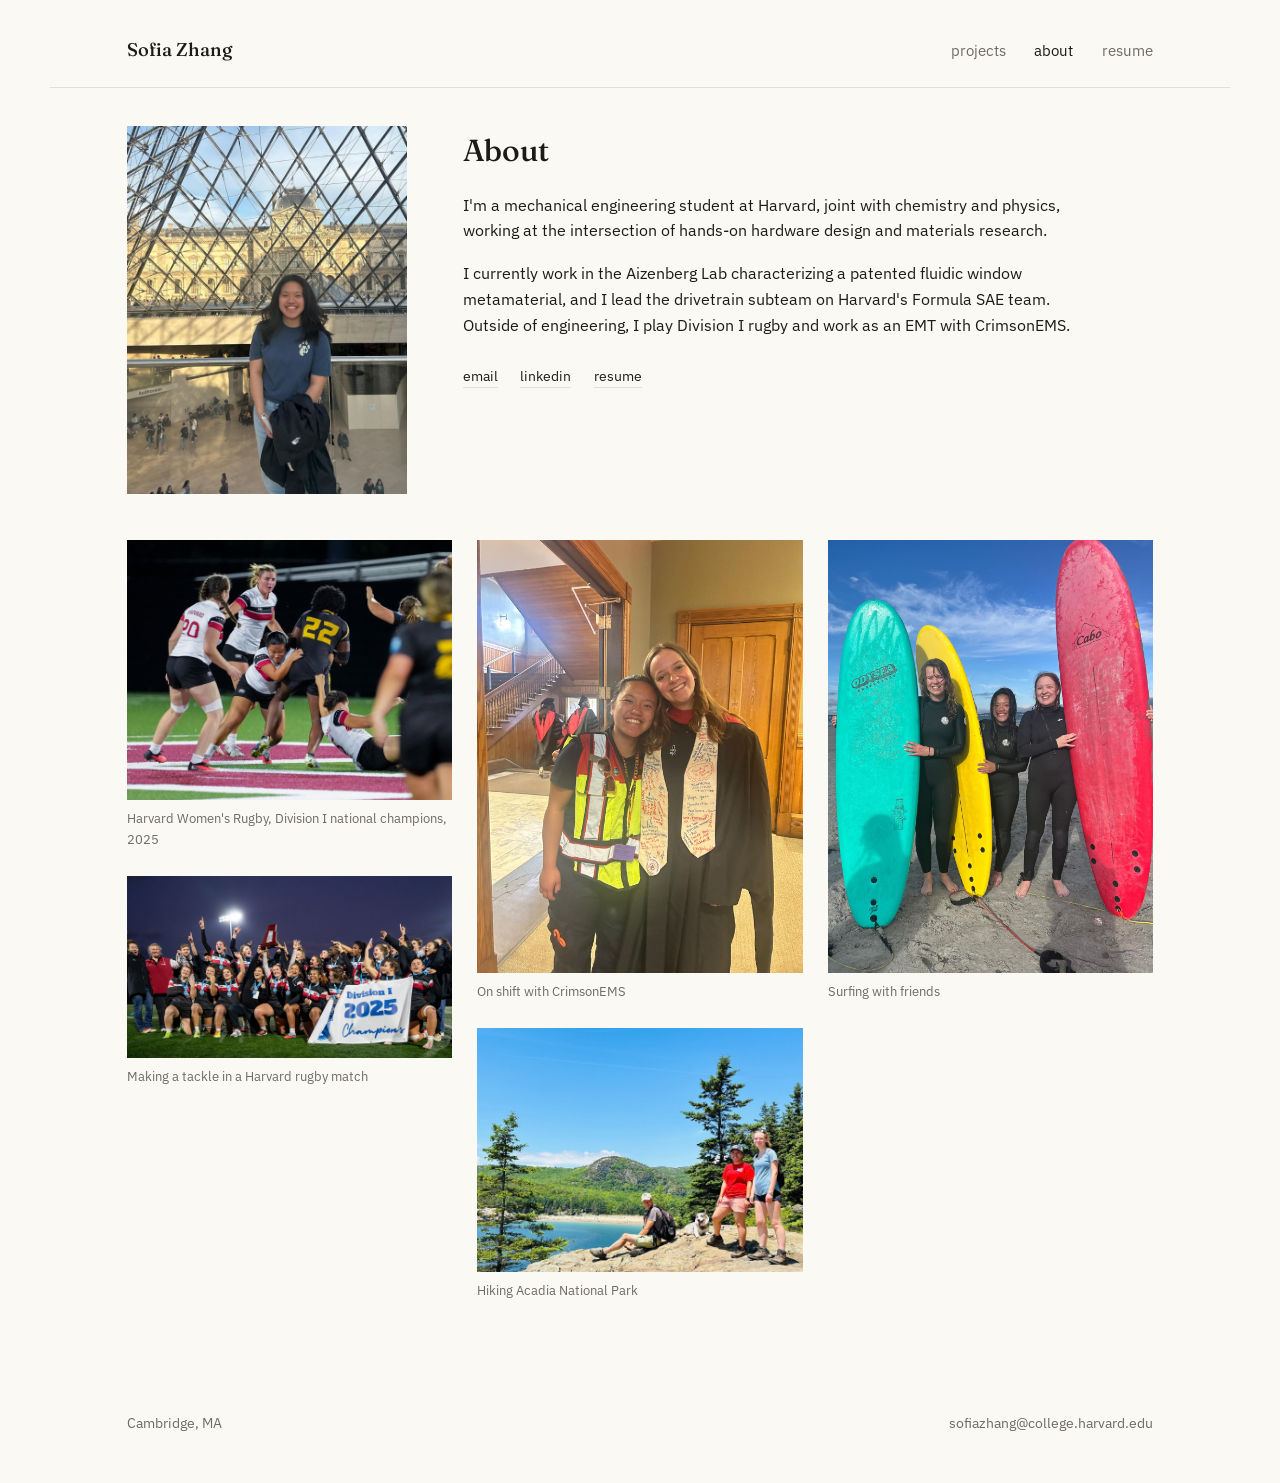
<file: about.html>
<!DOCTYPE html>
<html lang="en">
<head>
<meta charset="UTF-8">
<meta name="viewport" content="width=device-width, initial-scale=1.0">
<title>Sofia Zhang: about</title>
<link rel="stylesheet" href="assets/css/style.css">
</head>
<body>

<nav class="site-nav">
  <a class="name" href="index.html">Sofia Zhang</a>
  <div class="links">
    <a href="index.html">projects</a>
    <a href="about.html" class="active">about</a>
    <a href="resume.html">resume</a>
  </div>
</nav>

<main>
  <div class="about-layout">
    <div class="portrait">
      <img src="assets/media/portrait.jpg" alt="Portrait of Sofia Zhang">
    </div>
    <div class="about-body">
      <h1>About</h1>
      <p>
        I'm a mechanical engineering student at Harvard, joint with chemistry and physics,
        working at the intersection of hands-on hardware design and materials research.
        <!-- Replace this paragraph with your own bio. -->
      </p>
      <p>
        I currently work in the Aizenberg Lab characterizing a patented fluidic window
        metamaterial, and I lead the drivetrain subteam on Harvard's Formula SAE team.
        Outside of engineering, I play Division I rugby and work as an EMT with CrimsonEMS.
        <!-- Replace this paragraph too, or add more. -->
      </p>
      <div class="about-links">
        <a href="mailto:sofiazhang@college.harvard.edu">email</a>
        <a href="https://www.linkedin.com/in/sofzhang" target="_blank" rel="noopener">linkedin</a>
        <a href="resume.html">resume</a>
      </div>
    </div>
  </div>

  <div class="life-strip">
    <div class="life-photo">
      <img src="assets/media/sofia_rugby_2.jpg" alt="Sofia celebrating with her Harvard rugby teammates">
      <p>Harvard Women's Rugby, Division I national champions, 2025</p>
    </div>
    <div class="life-photo">
      <img src="assets/media/sofia_rugby_1.jpg" alt="Sofia tackling an opponent during a rugby match">
      <p>Making a tackle in a Harvard rugby match</p>
    </div>
    <div class="life-photo">
      <img src="assets/media/sofia_emt.jpg" alt="Sofia in CrimsonEMS gear with a friend at graduation">
      <p>On shift with CrimsonEMS</p>
    </div>
    <div class="life-photo">
      <img src="assets/media/sofia_hike.jpg" alt="Sofia hiking with family and a dog overlooking a coastline">
      <p>Hiking Acadia National Park</p>
    </div>
    <div class="life-photo">
      <img src="assets/media/sofia_surf.jpg" alt="Sofia surfing with friends, holding surfboards on the beach">
      <p>Surfing with friends</p>
    </div>
  </div>
</main>

<footer class="site-footer">
  <span>Cambridge, MA</span>
  <a href="mailto:sofiazhang@college.harvard.edu">sofiazhang@college.harvard.edu</a>
</footer>

</body>
</html>
</file>
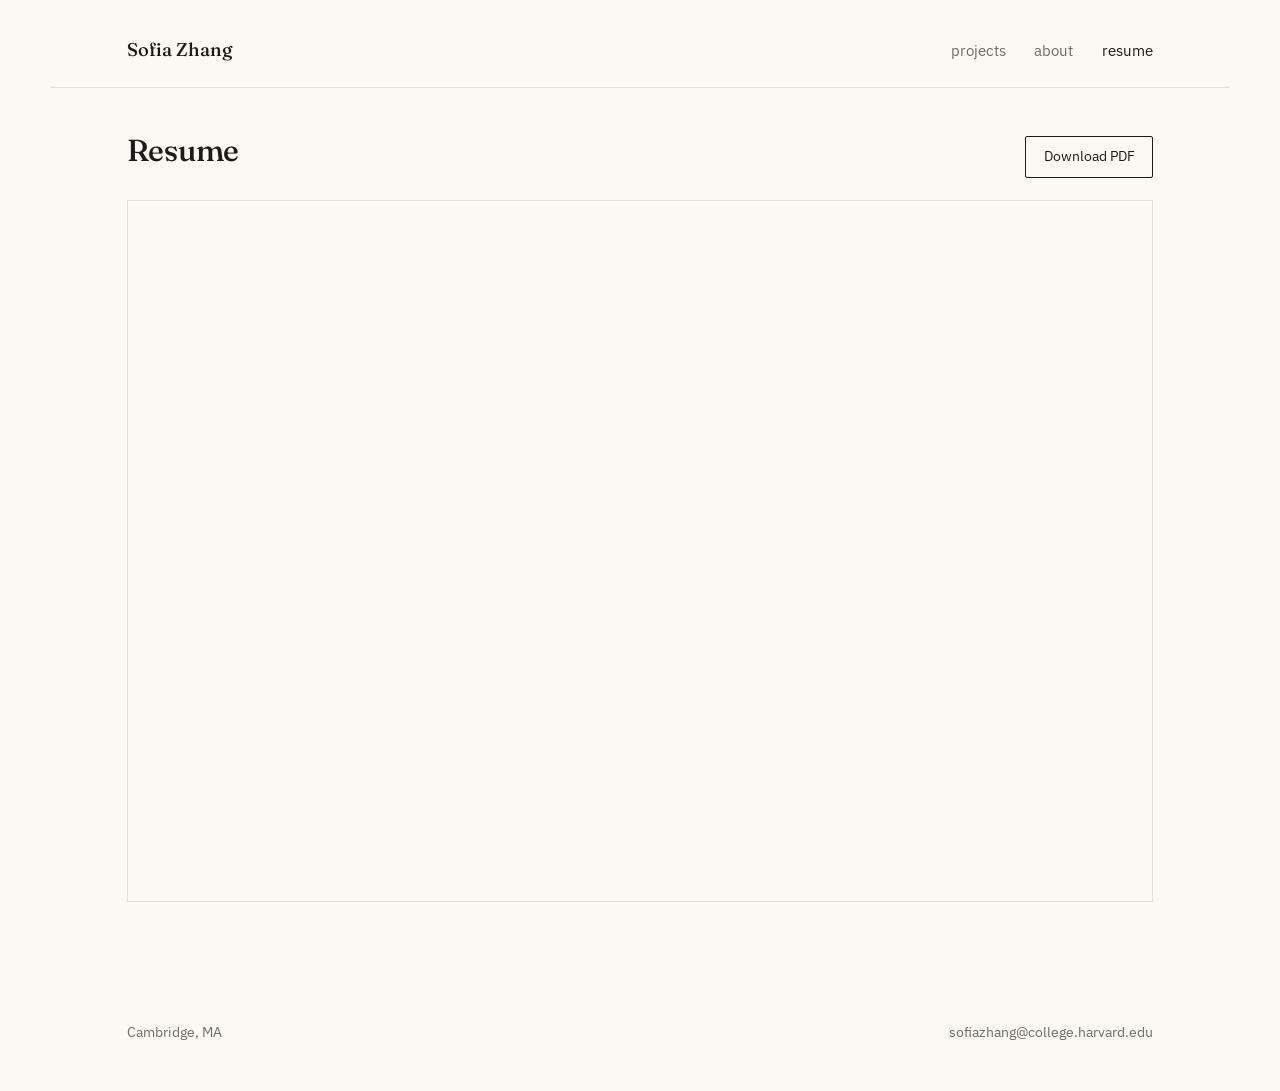
<file: resume.html>
<!DOCTYPE html>
<html lang="en">
<head>
<meta charset="UTF-8">
<meta name="viewport" content="width=device-width, initial-scale=1.0">
<title>Sofia Zhang: resume</title>
<link rel="stylesheet" href="assets/css/style.css">
</head>
<body>

<nav class="site-nav">
  <a class="name" href="index.html">Sofia Zhang</a>
  <div class="links">
    <a href="index.html">projects</a>
    <a href="about.html">about</a>
    <a href="resume.html" class="active">resume</a>
  </div>
</nav>

<main>
  <div class="resume-header">
    <h1>Resume</h1>
    <a class="btn" href="assets/resume/resume.pdf" download>Download PDF</a>
  </div>
  <iframe class="resume-embed" src="assets/resume/resume.pdf"></iframe>
</main>

<footer class="site-footer">
  <span>Cambridge, MA</span>
  <a href="mailto:sofiazhang@college.harvard.edu">sofiazhang@college.harvard.edu</a>
</footer>

</body>
</html>
</file>
<file: assets/css/style.css>
@import url('https://fonts.googleapis.com/css2?family=Fraunces:opsz,wght@9..144,400;9..144,500;9..144,600&family=IBM+Plex+Sans:wght@400;500&family=IBM+Plex+Mono:wght@400;500&display=swap');

:root{
  --paper: #FAF9F4;
  --ink: #1C1B18;
  --muted: #6E6B62;
  --hairline: #E2DFD6;
  --accent: #3B4A56;
  --paper-raised: #F2F0E8;
  --max-w: 1180px;
  --side-pad: 6vw;
}

*{ box-sizing: border-box; }

html{ scroll-behavior: smooth; }

body{
  margin: 0;
  background: var(--paper);
  color: var(--ink);
  font-family: 'IBM Plex Sans', -apple-system, sans-serif;
  font-size: 16px;
  line-height: 1.6;
  -webkit-font-smoothing: antialiased;
}

h1, h2, h3, .display{
  font-family: 'Fraunces', Georgia, serif;
  font-weight: 500;
  letter-spacing: -0.01em;
  margin: 0;
}

a{ color: inherit; text-decoration: none; }
a:hover{ color: var(--accent); }

img, video{ max-width: 100%; display: block; }

/* ---------- Nav ---------- */
.site-nav{
  display: flex;
  align-items: baseline;
  justify-content: space-between;
  padding: 2.2rem var(--side-pad) 1.4rem;
  border-bottom: 1px solid var(--hairline);
  max-width: var(--max-w);
  margin: 0 auto;
}
.site-nav .name{
  font-family: 'Fraunces', Georgia, serif;
  font-size: 1.15rem;
  font-weight: 500;
}
.site-nav .links{
  display: flex;
  gap: 1.8rem;
  font-size: 0.92rem;
  color: var(--muted);
}
.site-nav .links a.active{ color: var(--ink); }

main{
  max-width: var(--max-w);
  margin: 0 auto;
  padding: 0 var(--side-pad) 5rem;
}

footer.site-footer{
  max-width: var(--max-w);
  margin: 0 auto;
  padding: 2rem var(--side-pad) 3rem;
  color: var(--muted);
  font-size: 0.85rem;
  display: flex;
  justify-content: space-between;
  gap: 1rem;
  flex-wrap: wrap;
}
footer.site-footer a{ color: var(--muted); }
footer.site-footer a:hover{ color: var(--accent); }

/* ---------- Work grid (masonry via CSS columns) ---------- */
.grid{
  column-count: 3;
  column-gap: 1.6rem;
  padding-top: 2.2rem;
}
@media (max-width: 900px){ .grid{ column-count: 2; } }
@media (max-width: 600px){ .grid{ column-count: 1; } }

.card{
  break-inside: avoid;
  margin-bottom: 1.6rem;
  display: block;
}
.card .thumb{
  overflow: hidden;
  background: var(--paper-raised);
}
.card .thumb img, .card .thumb video{
  width: 100%;
  height: auto;
  transition: transform 0.5s ease;
}
.card:hover .thumb img, .card:hover .thumb video{ transform: scale(1.015); }

.card .cap{
  padding-top: 0.6rem;
  display: flex;
  justify-content: space-between;
  gap: 1rem;
  align-items: baseline;
}
.card .cap .title{
  font-size: 0.98rem;
}
.card .cap .tag{
  font-family: 'IBM Plex Mono', monospace;
  font-size: 0.72rem;
  color: var(--muted);
  white-space: nowrap;
}

.hidden{ display: none !important; }

/* ---------- Project detail page ---------- */
.project-header{
  padding: 2rem 0 1.4rem;
}
.project-header .back{
  font-size: 0.88rem;
  color: var(--muted);
  display: inline-block;
  margin-bottom: 1.2rem;
}
.project-header h1{ font-size: 2.1rem; max-width: 32ch; }

.project-layout{
  display: grid;
  grid-template-columns: 1.4fr 1fr;
  gap: 3rem;
  align-items: start;
}
@media (max-width: 860px){
  .project-layout{ grid-template-columns: 1fr; gap: 2rem; }
}

.project-media{
  display: flex;
  flex-direction: column;
  gap: 1.2rem;
}
.project-media figure{ margin: 0; }
.project-media figure img,
.project-media figure video{
  width: 100%;
  height: auto;
  max-width: 100%;
  display: block;
}
.project-media figcaption{
  font-size: 0.82rem;
  color: var(--muted);
  padding-top: 0.5rem;
}

.project-info{
  position: sticky;
  top: 2rem;
}
@media (max-width: 860px){
  .project-info{ position: static; }
}
.project-info .meta{
  display: flex;
  flex-direction: column;
  gap: 0.3rem;
  font-family: 'IBM Plex Mono', monospace;
  font-size: 0.78rem;
  color: var(--muted);
  margin-bottom: 1.4rem;
  padding-bottom: 1.2rem;
  border-bottom: 1px solid var(--hairline);
}

.project-body{
  font-size: 1.02rem;
}
.project-body p{ margin: 0 0 1.2rem; }

.project-links{
  margin-top: 1.6rem;
  display: flex;
  flex-direction: column;
  gap: 0.7rem;
  font-size: 0.9rem;
}
.project-links a{ border-bottom: 1px solid var(--hairline); align-self: flex-start; }
.project-links a:hover{ border-color: var(--accent); }

.not-found{ padding: 3rem 0; color: var(--muted); }

/* ---------- About page ---------- */
.about-layout{
  display: grid;
  grid-template-columns: 280px 1fr;
  gap: 3.5rem;
  padding: 2.4rem 0;
}
@media (max-width: 720px){ .about-layout{ grid-template-columns: 1fr; gap: 2rem; } }
.about-layout .portrait img{ background: var(--paper-raised); }
.about-body h1{ font-size: 1.9rem; margin-bottom: 1.1rem; }
.about-body p{ max-width: 62ch; margin: 0 0 1.1rem; }
.about-links{
  margin-top: 1.6rem;
  display: flex;
  gap: 1.4rem;
  font-size: 0.9rem;
}
.about-links a{ border-bottom: 1px solid var(--hairline); }
.about-links a:hover{ border-color: var(--accent); }

/* ---------- About page: life strip ---------- */
.life-strip{
  column-count: 3;
  column-gap: 1.6rem;
  padding-top: 0.5rem;
}
@media (max-width: 900px){ .life-strip{ column-count: 2; } }
@media (max-width: 600px){ .life-strip{ column-count: 1; } }
.life-photo{
  break-inside: avoid;
  margin-bottom: 1.6rem;
}
.life-photo img{ background: var(--paper-raised); }
.life-photo p{
  padding-top: 0.5rem;
  font-size: 0.82rem;
  color: var(--muted);
  margin: 0;
}

/* ---------- Resume page ---------- */
.resume-header{
  padding: 2.4rem 0 1.4rem;
  display: flex;
  justify-content: space-between;
  align-items: baseline;
  flex-wrap: wrap;
  gap: 1rem;
}
.resume-header h1{ font-size: 1.9rem; }
.btn{
  display: inline-block;
  border: 1px solid var(--ink);
  padding: 0.55rem 1.1rem;
  font-size: 0.88rem;
  border-radius: 2px;
}
.btn:hover{ background: var(--ink); color: var(--paper); }
.resume-embed{
  border: 1px solid var(--hairline);
  width: 100%;
  height: 78vh;
}
</file>
